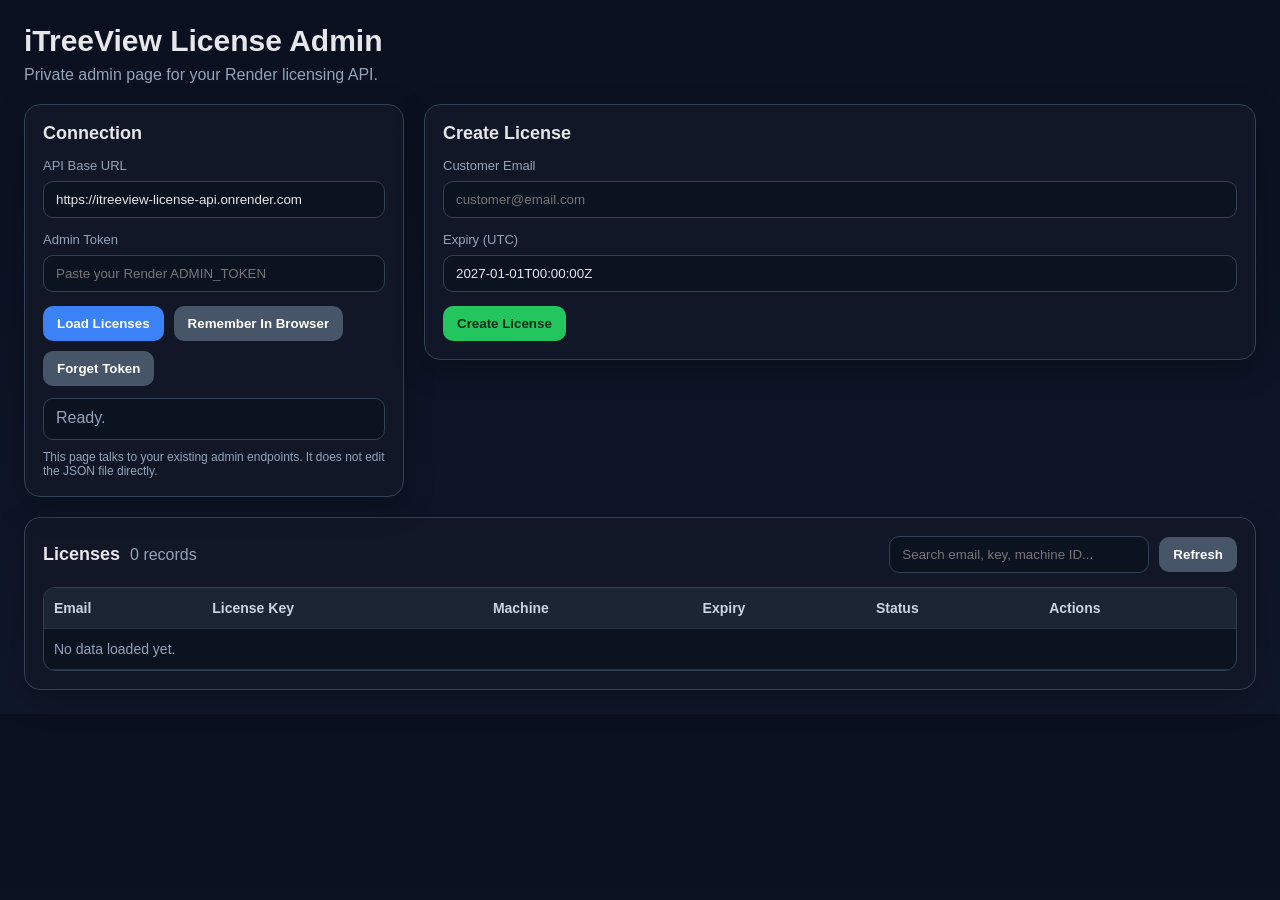
<file: itreeview_admin_page.html>
<!DOCTYPE html>
<html lang="en">
<head>
  <meta charset="UTF-8" />
  <meta name="viewport" content="width=device-width, initial-scale=1.0" />
  <title>iTreeView License Admin</title>
  <style>
    :root {
      --bg: #0f172a;
      --panel: #111827;
      --panel-2: #1f2937;
      --border: #334155;
      --text: #e5e7eb;
      --muted: #94a3b8;
      --accent: #22c55e;
      --accent-2: #3b82f6;
      --danger: #ef4444;
      --warn: #f59e0b;
      --input: #0b1220;
    }

    * { box-sizing: border-box; }

    body {
      margin: 0;
      font-family: Segoe UI, Arial, sans-serif;
      background: linear-gradient(180deg, #0b1020 0%, #0f172a 100%);
      color: var(--text);
    }

    .wrap {
      max-width: 1400px;
      margin: 0 auto;
      padding: 24px;
    }

    h1 {
      margin: 0 0 8px;
      font-size: 30px;
    }

    .sub {
      color: var(--muted);
      margin-bottom: 20px;
    }

    .grid {
      display: grid;
      grid-template-columns: 380px 1fr;
      gap: 20px;
      align-items: start;
    }

    .card {
      background: rgba(17, 24, 39, 0.95);
      border: 1px solid var(--border);
      border-radius: 16px;
      padding: 18px;
      box-shadow: 0 10px 30px rgba(0, 0, 0, 0.25);
    }

    .card h2 {
      margin: 0 0 14px;
      font-size: 18px;
    }

    label {
      display: block;
      margin-bottom: 8px;
      font-size: 13px;
      color: var(--muted);
    }

    input {
      width: 100%;
      padding: 10px 12px;
      border-radius: 10px;
      border: 1px solid var(--border);
      background: var(--input);
      color: var(--text);
      outline: none;
      margin-bottom: 14px;
    }

    input:focus {
      border-color: var(--accent-2);
    }

    .row {
      display: flex;
      gap: 10px;
      flex-wrap: wrap;
    }

    button {
      border: 0;
      border-radius: 10px;
      padding: 10px 14px;
      cursor: pointer;
      font-weight: 600;
      color: white;
      background: var(--accent-2);
    }

    button.secondary { background: #475569; }
    button.success { background: var(--accent); color: #052e16; }
    button.warn { background: var(--warn); color: #1f1300; }
    button.danger { background: var(--danger); }
    button.small { padding: 7px 10px; font-size: 12px; }

    .status {
      margin-top: 12px;
      padding: 10px 12px;
      border-radius: 10px;
      background: #0b1220;
      border: 1px solid var(--border);
      color: var(--muted);
      min-height: 42px;
      white-space: pre-wrap;
    }

    .toolbar {
      display: flex;
      gap: 10px;
      align-items: center;
      justify-content: space-between;
      margin-bottom: 14px;
      flex-wrap: wrap;
    }

    .toolbar-left, .toolbar-right {
      display: flex;
      gap: 10px;
      align-items: center;
      flex-wrap: wrap;
    }

    .toolbar input {
      margin-bottom: 0;
      width: 260px;
    }

    table {
      width: 100%;
      border-collapse: collapse;
      font-size: 14px;
    }

    th, td {
      text-align: left;
      padding: 12px 10px;
      border-bottom: 1px solid #263244;
      vertical-align: top;
    }

    th {
      color: #cbd5e1;
      background: rgba(31, 41, 55, 0.85);
      position: sticky;
      top: 0;
      z-index: 1;
    }

    .table-wrap {
      max-height: 70vh;
      overflow: auto;
      border: 1px solid var(--border);
      border-radius: 12px;
      background: #0b1220;
    }

    .muted { color: var(--muted); }
    .mono { font-family: Consolas, Menlo, monospace; font-size: 12px; }
    .pill {
      display: inline-block;
      padding: 4px 8px;
      border-radius: 999px;
      font-size: 12px;
      font-weight: 700;
    }

    .pill.active { background: rgba(34, 197, 94, 0.2); color: #86efac; }
    .pill.inactive { background: rgba(148, 163, 184, 0.15); color: #cbd5e1; }

    .footer-note {
      margin-top: 10px;
      color: var(--muted);
      font-size: 12px;
    }

    @media (max-width: 980px) {
      .grid {
        grid-template-columns: 1fr;
      }

      .toolbar input {
        width: 100%;
      }
    }
  </style>
</head>
<body>
  <div class="wrap">
    <h1>iTreeView License Admin</h1>
    <div class="sub">Private admin page for your Render licensing API.</div>

    <div class="grid">
      <div class="card">
        <h2>Connection</h2>
        <label for="apiBaseUrl">API Base URL</label>
        <input id="apiBaseUrl" type="text" value="https://itreeview-license-api.onrender.com" />

        <label for="adminToken">Admin Token</label>
        <input id="adminToken" type="password" placeholder="Paste your Render ADMIN_TOKEN" />

        <div class="row">
          <button id="loadBtn">Load Licenses</button>
          <button id="saveTokenBtn" class="secondary">Remember In Browser</button>
          <button id="clearTokenBtn" class="secondary">Forget Token</button>
        </div>

        <div id="statusBox" class="status">Ready.</div>

        <div class="footer-note">This page talks to your existing admin endpoints. It does not edit the JSON file directly.</div>
      </div>

      <div class="card">
        <h2>Create License</h2>
        <label for="createEmail">Customer Email</label>
        <input id="createEmail" type="email" placeholder="customer@email.com" />

        <label for="createExpiry">Expiry (UTC)</label>
        <input id="createExpiry" type="text" value="2027-01-01T00:00:00Z" />

        <div class="row">
          <button id="createBtn" class="success">Create License</button>
        </div>
      </div>
    </div>

    <div class="card" style="margin-top:20px;">
      <div class="toolbar">
        <div class="toolbar-left">
          <h2 style="margin:0;">Licenses</h2>
          <span id="licenseCount" class="muted">0 records</span>
        </div>
        <div class="toolbar-right">
          <input id="searchBox" type="text" placeholder="Search email, key, machine ID..." />
          <button id="refreshBtn" class="secondary">Refresh</button>
        </div>
      </div>

      <div class="table-wrap">
        <table>
          <thead>
            <tr>
              <th>Email</th>
              <th>License Key</th>
              <th>Machine</th>
              <th>Expiry</th>
              <th>Status</th>
              <th>Actions</th>
            </tr>
          </thead>
          <tbody id="licenseTableBody">
            <tr><td colspan="6" class="muted">No data loaded yet.</td></tr>
          </tbody>
        </table>
      </div>
    </div>
  </div>

  <script>
    const apiBaseUrlInput = document.getElementById('apiBaseUrl');
    const adminTokenInput = document.getElementById('adminToken');
    const statusBox = document.getElementById('statusBox');
    const licenseTableBody = document.getElementById('licenseTableBody');
    const licenseCount = document.getElementById('licenseCount');
    const searchBox = document.getElementById('searchBox');
    const createEmailInput = document.getElementById('createEmail');
    const createExpiryInput = document.getElementById('createExpiry');

    let licenses = [];

    function setStatus(message, isError = false) {
      statusBox.textContent = message;
      statusBox.style.color = isError ? '#fecaca' : '#cbd5e1';
      statusBox.style.borderColor = isError ? '#7f1d1d' : '#334155';
    }

    function getConfig() {
      const baseUrl = apiBaseUrlInput.value.trim().replace(/\/$/, '');
      const token = adminTokenInput.value.trim();

      if (!baseUrl) throw new Error('Enter your API base URL.');
      if (!token) throw new Error('Enter your admin token.');

      return { baseUrl, token };
    }

    function formatDate(value) {
      if (!value) return '';
      const d = new Date(value);
      if (Number.isNaN(d.getTime())) return value;
      return d.toLocaleString();
    }

    function isExpired(value) {
      const d = new Date(value);
      if (Number.isNaN(d.getTime())) return false;
      return d.getTime() < Date.now();
    }

    function renderTable() {
      const term = searchBox.value.trim().toLowerCase();
      const filtered = licenses.filter(x => {
        const blob = [x.email, x.licenseKey, x.activeMachineId, x.expiryUtc].join(' ').toLowerCase();
        return blob.includes(term);
      });

      licenseCount.textContent = `${filtered.length} record${filtered.length === 1 ? '' : 's'}`;

      if (filtered.length === 0) {
        licenseTableBody.innerHTML = '<tr><td colspan="6" class="muted">No matching licenses.</td></tr>';
        return;
      }

      licenseTableBody.innerHTML = filtered.map(row => {
        const hasMachine = !!row.activeMachineId;
        const expired = isExpired(row.expiryUtc);
        const statusText = expired ? 'Expired' : (hasMachine ? 'Active' : 'Available');
        const statusClass = hasMachine && !expired ? 'active' : 'inactive';

        return `
          <tr>
            <td>${escapeHtml(row.email || '')}</td>
            <td class="mono">${escapeHtml(row.licenseKey || '')}</td>
            <td class="mono">${escapeHtml(row.activeMachineId || '')}</td>
            <td>${escapeHtml(formatDate(row.expiryUtc))}</td>
            <td><span class="pill ${statusClass}">${escapeHtml(statusText)}</span></td>
            <td>
              <div class="row">
                <button class="small secondary" onclick="copyLicenseKey('${jsEscape(row.licenseKey || '')}')">Copy</button>
                <button class="small warn" onclick="resetLicense('${jsEscape(row.licenseKey || '')}')">Reset</button>
                <button class="small danger" onclick="deleteLicense('${jsEscape(row.licenseKey || '')}')">Delete</button>
              </div>
            </td>
          </tr>
        `;
      }).join('');
    }

    function escapeHtml(value) {
      return String(value)
        .replace(/&/g, '&amp;')
        .replace(/</g, '&lt;')
        .replace(/>/g, '&gt;')
        .replace(/"/g, '&quot;')
        .replace(/'/g, '&#039;');
    }

    function jsEscape(value) {
      return String(value).replace(/\\/g, '\\\\').replace(/'/g, "\\'");
    }

    async function apiGet(path) {
      const { baseUrl, token } = getConfig();
      const response = await fetch(baseUrl + path, {
        method: 'GET',
        headers: {
          'x-admin-token': token
        }
      });

      const data = await response.json().catch(() => ({}));
      if (!response.ok) throw new Error(data.message || `Request failed (${response.status})`);
      return data;
    }

    async function apiPost(path, body) {
      const { baseUrl, token } = getConfig();
      const response = await fetch(baseUrl + path, {
        method: 'POST',
        headers: {
          'Content-Type': 'application/json',
          'x-admin-token': token
        },
        body: JSON.stringify(body)
      });

      const data = await response.json().catch(() => ({}));
      if (!response.ok) throw new Error(data.message || `Request failed (${response.status})`);
      return data;
    }

    async function loadLicenses() {
      try {
        setStatus('Loading licenses...');
        const data = await apiGet('/api/admin/licenses');
        licenses = Array.isArray(data.licenses) ? data.licenses : [];
        renderTable();
        setStatus(`Loaded ${licenses.length} license record(s).`);
      } catch (err) {
        setStatus(err.message || 'Failed to load licenses.', true);
      }
    }

    async function createLicense() {
      try {
        const email = createEmailInput.value.trim();
        const expiryUtc = createExpiryInput.value.trim();

        if (!email) throw new Error('Enter the customer email.');
        if (!expiryUtc) throw new Error('Enter the expiry date in UTC format.');

        setStatus('Creating license...');
        const data = await apiPost('/api/admin/create-license', { email, expiryUtc });
        setStatus(`Created license: ${data.license?.licenseKey || 'success'}`);
        createEmailInput.value = '';
        await loadLicenses();
      } catch (err) {
        setStatus(err.message || 'Failed to create license.', true);
      }
    }

    async function resetLicense(licenseKey) {
      if (!confirm(`Reset machine activation for license:\n\n${licenseKey}?`)) return;
      try {
        setStatus(`Resetting ${licenseKey}...`);
        await apiPost('/api/admin/reset-license', { licenseKey });
        setStatus(`Reset license: ${licenseKey}`);
        await loadLicenses();
      } catch (err) {
        setStatus(err.message || 'Failed to reset license.', true);
      }
    }

    async function deleteLicense(licenseKey) {
      if (!confirm(`Delete license permanently?\n\n${licenseKey}`)) return;
      try {
        setStatus(`Deleting ${licenseKey}...`);
        await apiPost('/api/admin/delete-license', { licenseKey });
        setStatus(`Deleted license: ${licenseKey}`);
        await loadLicenses();
      } catch (err) {
        setStatus(err.message || 'Failed to delete license.', true);
      }
    }

    async function copyLicenseKey(licenseKey) {
      try {
        await navigator.clipboard.writeText(licenseKey);
        setStatus(`Copied license key: ${licenseKey}`);
      } catch {
        setStatus('Could not copy license key.', true);
      }
    }

    document.getElementById('loadBtn').addEventListener('click', loadLicenses);
    document.getElementById('refreshBtn').addEventListener('click', loadLicenses);
    document.getElementById('createBtn').addEventListener('click', createLicense);
    searchBox.addEventListener('input', renderTable);

    document.getElementById('saveTokenBtn').addEventListener('click', () => {
      localStorage.setItem('itv_admin_api', apiBaseUrlInput.value.trim());
      localStorage.setItem('itv_admin_token', adminTokenInput.value.trim());
      setStatus('Saved API URL and token in this browser.');
    });

    document.getElementById('clearTokenBtn').addEventListener('click', () => {
      localStorage.removeItem('itv_admin_api');
      localStorage.removeItem('itv_admin_token');
      adminTokenInput.value = '';
      setStatus('Forgot saved token in this browser.');
    });

    window.addEventListener('load', () => {
      const savedApi = localStorage.getItem('itv_admin_api');
      const savedToken = localStorage.getItem('itv_admin_token');
      if (savedApi) apiBaseUrlInput.value = savedApi;
      if (savedToken) adminTokenInput.value = savedToken;
    });

    window.resetLicense = resetLicense;
    window.deleteLicense = deleteLicense;
    window.copyLicenseKey = copyLicenseKey;
  </script>
</body>
</html>
</file>
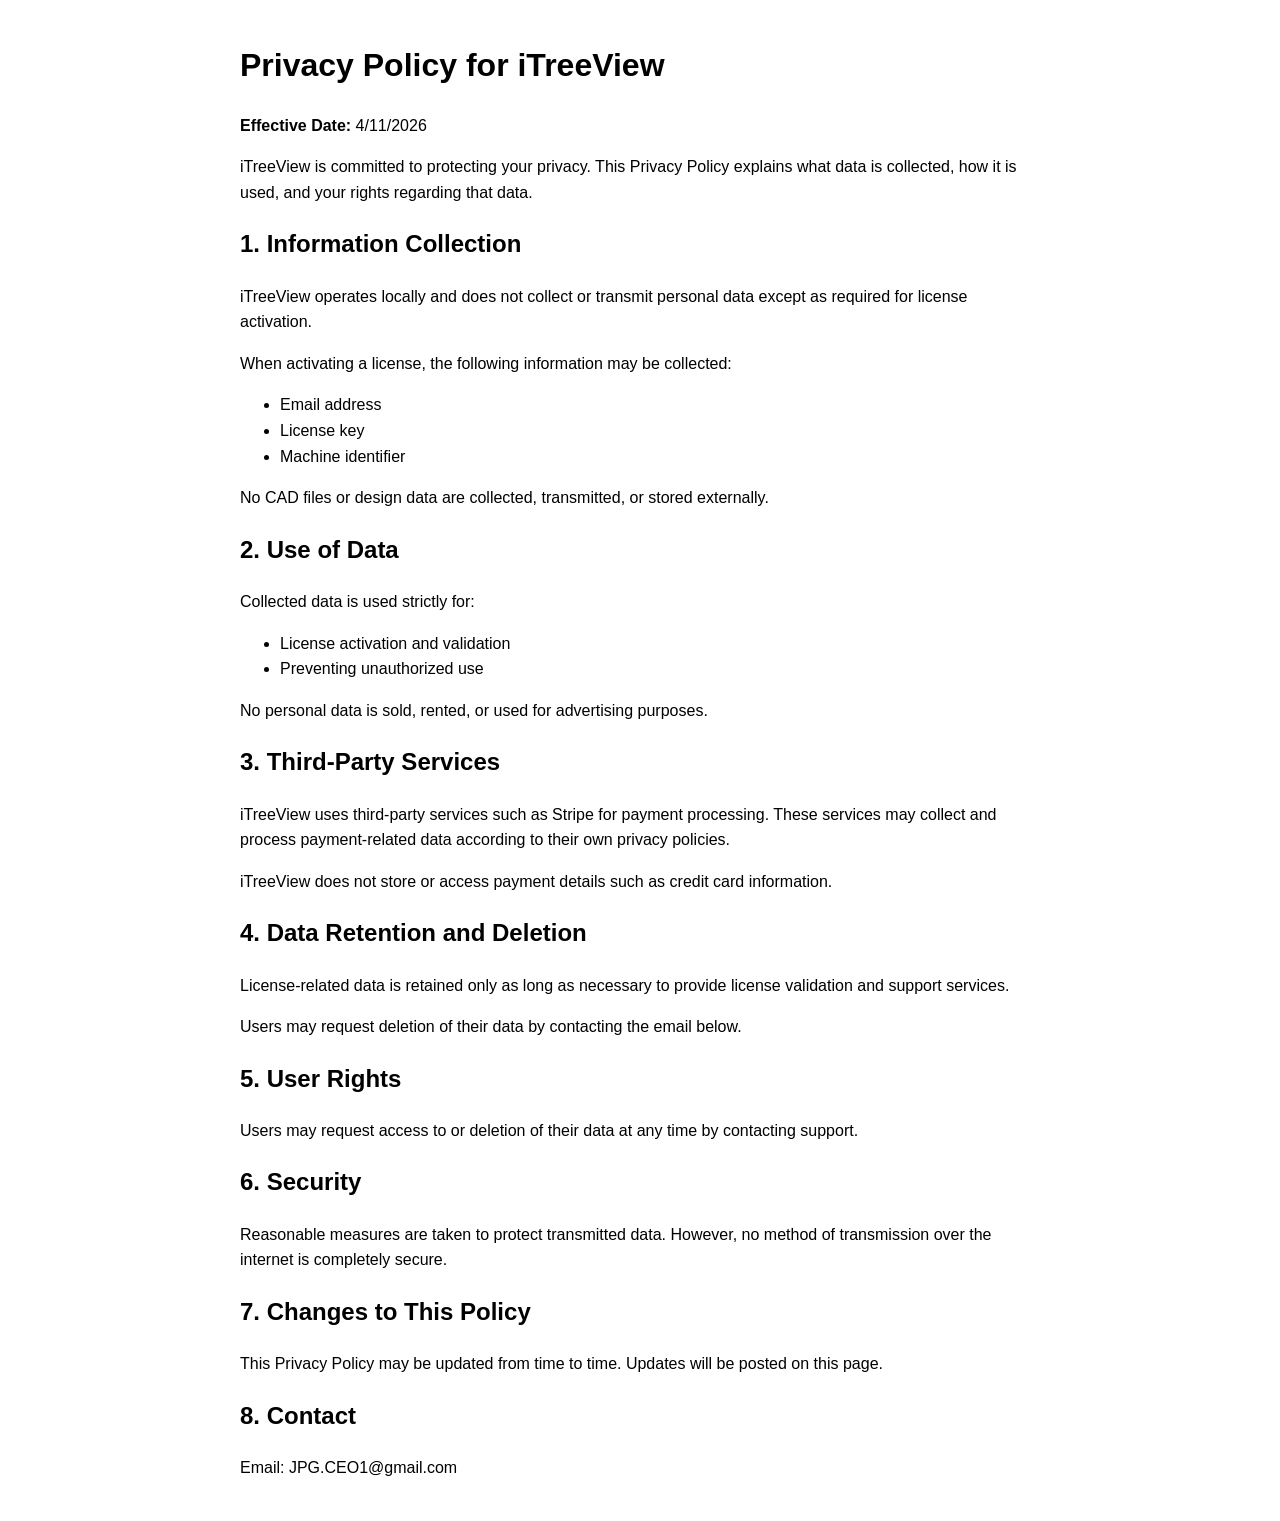
<file: privacy.html>
<!DOCTYPE html>

<html lang="en">
<head>
  <meta charset="UTF-8">
  <title>Privacy Policy - iTreeView</title>
</head>
<body style="font-family: Arial; max-width: 800px; margin: 40px auto; line-height: 1.6;">

<h1>Privacy Policy for iTreeView</h1>

<p><strong>Effective Date:</strong> 4/11/2026</p>

<p>iTreeView is committed to protecting your privacy. This Privacy Policy explains what data is collected, how it is used, and your rights regarding that data.</p>

<h2>1. Information Collection</h2>
<p>iTreeView operates locally and does not collect or transmit personal data except as required for license activation.</p>

<p>When activating a license, the following information may be collected:</p>
<ul>
<li>Email address</li>
<li>License key</li>
<li>Machine identifier</li>
</ul>

<p>No CAD files or design data are collected, transmitted, or stored externally.</p>

<h2>2. Use of Data</h2>
<p>Collected data is used strictly for:</p>
<ul>
<li>License activation and validation</li>
<li>Preventing unauthorized use</li>
</ul>

<p>No personal data is sold, rented, or used for advertising purposes.</p>

<h2>3. Third-Party Services</h2>
<p>iTreeView uses third-party services such as Stripe for payment processing. These services may collect and process payment-related data according to their own privacy policies.</p>

<p>iTreeView does not store or access payment details such as credit card information.</p>

<h2>4. Data Retention and Deletion</h2>
<p>License-related data is retained only as long as necessary to provide license validation and support services.</p>

<p>Users may request deletion of their data by contacting the email below.</p>

<h2>5. User Rights</h2>
<p>Users may request access to or deletion of their data at any time by contacting support.</p>

<h2>6. Security</h2>
<p>Reasonable measures are taken to protect transmitted data. However, no method of transmission over the internet is completely secure.</p>

<h2>7. Changes to This Policy</h2>
<p>This Privacy Policy may be updated from time to time. Updates will be posted on this page.</p>

<h2>8. Contact</h2>
<p>Email: JPG.CEO1@gmail.com</p>

</body>
</html>
</file>
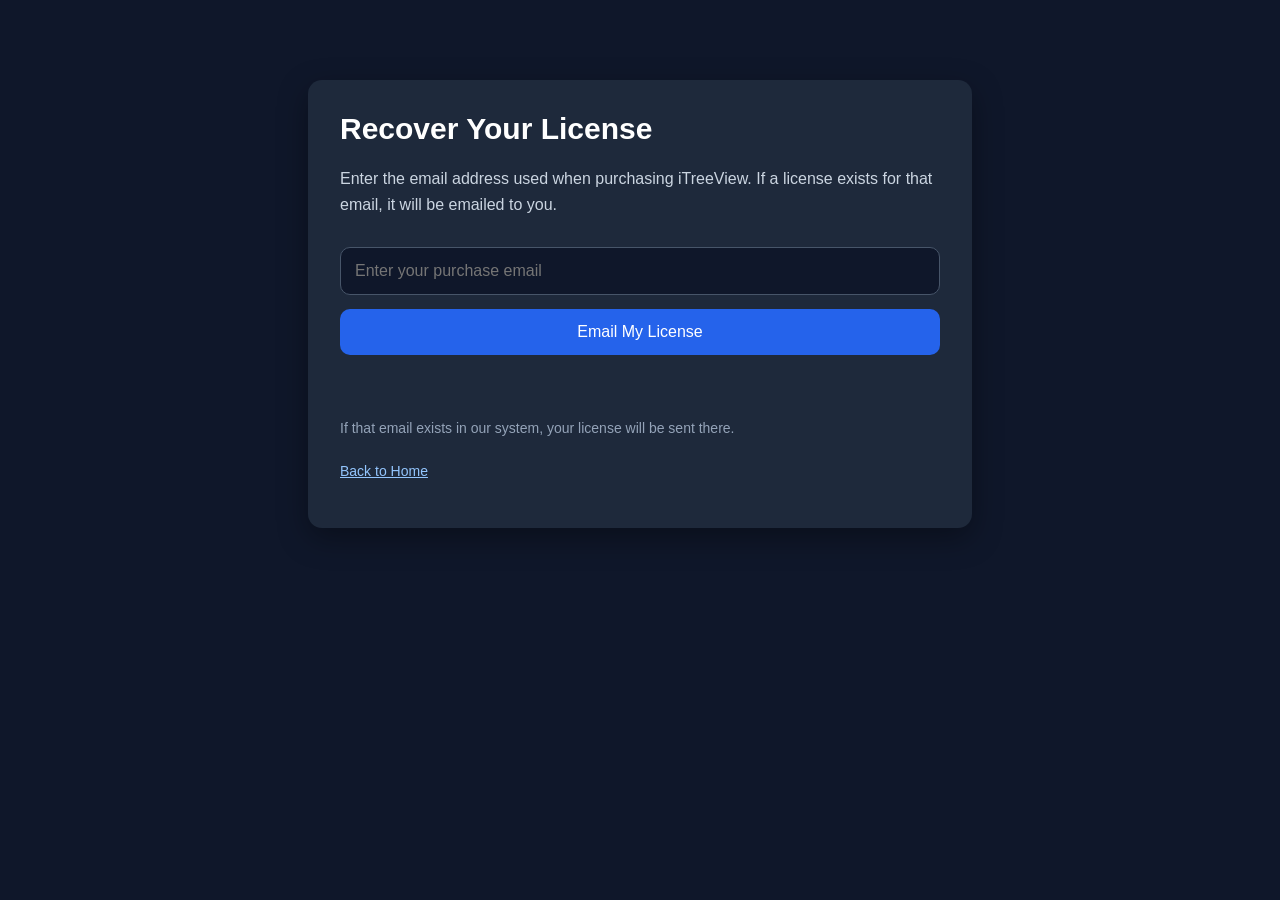
<file: recover-license.html>
<!DOCTYPE html>
<html lang="en">
<head>
  <meta charset="UTF-8" />
  <meta name="viewport" content="width=device-width, initial-scale=1.0" />
  <title>Recover License | iTreeView</title>
  <style>
    body {
      font-family: Arial, sans-serif;
      background: #0f172a;
      color: #ffffff;
      margin: 0;
      padding: 0;
    }

    .wrap {
      max-width: 600px;
      margin: 80px auto;
      background: #1e293b;
      padding: 32px;
      border-radius: 14px;
      box-shadow: 0 10px 30px rgba(0,0,0,0.35);
    }

    h1 {
      margin-top: 0;
      font-size: 30px;
    }

    p {
      color: #cbd5e1;
      line-height: 1.6;
    }

    input {
      width: 100%;
      padding: 14px;
      margin-top: 14px;
      margin-bottom: 14px;
      border: 1px solid #475569;
      border-radius: 10px;
      font-size: 16px;
      box-sizing: border-box;
      background: #0f172a;
      color: #fff;
    }

    button {
      width: 100%;
      padding: 14px;
      border: none;
      border-radius: 10px;
      background: #2563eb;
      color: white;
      font-size: 16px;
      cursor: pointer;
    }

    button:hover {
      background: #1d4ed8;
    }

    #message {
      margin-top: 18px;
      color: #93c5fd;
      min-height: 24px;
    }

    a {
      color: #93c5fd;
    }

    .small {
      font-size: 14px;
      color: #94a3b8;
      margin-top: 20px;
    }
  </style>
</head>
<body>
  <div class="wrap">
    <h1>Recover Your License</h1>

    <p>
      Enter the email address used when purchasing iTreeView.
      If a license exists for that email, it will be emailed to you.
    </p>

    <input id="email" type="email" placeholder="Enter your purchase email" />
    <button id="sendBtn">Email My License</button>

    <div id="message"></div>

    <p class="small">
      If that email exists in our system, your license will be sent there.
    </p>

    <p class="small">
      <a href="/">Back to Home</a>
    </p>
  </div>

  <script>
    document.getElementById("sendBtn").addEventListener("click", async () => {
      const email = document.getElementById("email").value.trim();
      const message = document.getElementById("message");

      if (!email) {
        message.textContent = "Please enter your email.";
        return;
      }

      message.textContent = "Sending...";

      try {
        const res = await fetch("https://itreeview-license-api.onrender.com/api/recover-license", {
          method: "POST",
          headers: {
            "Content-Type": "application/json"
          },
          body: JSON.stringify({ email })
        });

        const data = await res.json();
        message.textContent = data.message || "Request submitted.";
      } catch (err) {
        console.error("Recover license request failed:", err);
        message.textContent = "Something went wrong. Please try again.";
      }
    });
  </script>
</body>
</html>
</file>
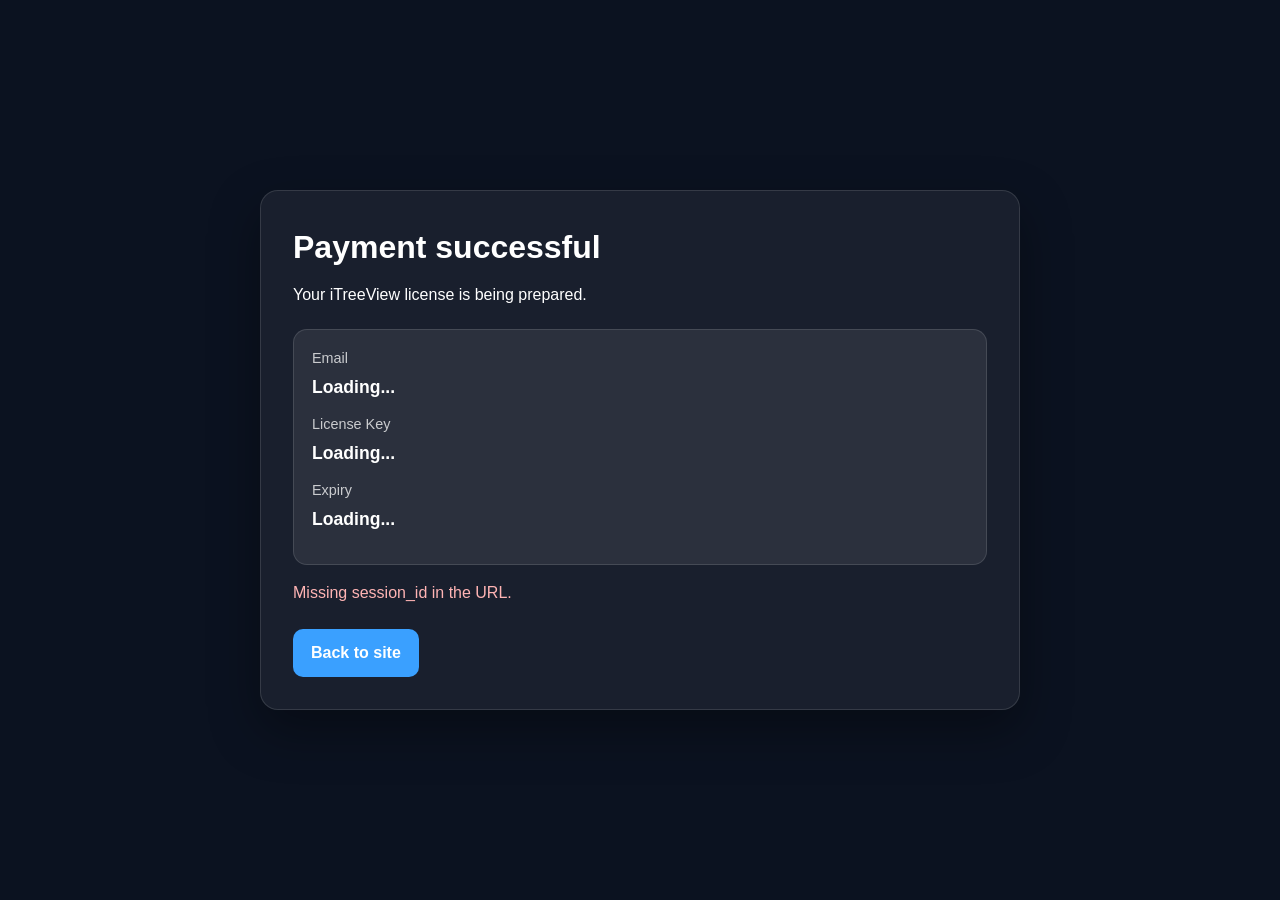
<file: success.html>
<!DOCTYPE html>
<html lang="en">
<head>
  <meta charset="UTF-8" />
  <meta name="viewport" content="width=device-width, initial-scale=1.0" />
  <title>iTreeView | Purchase Successful</title>
  <link rel="stylesheet" href="style.css" />
  <style>
    .success-wrap {
      min-height: 100vh;
      display: flex;
      align-items: center;
      justify-content: center;
      padding: 40px 20px;
      background: #0b1220;
      color: white;
    }

    .success-card {
      width: 100%;
      max-width: 760px;
      background: rgba(255,255,255,0.06);
      border: 1px solid rgba(255,255,255,0.12);
      border-radius: 18px;
      padding: 32px;
      box-shadow: 0 20px 50px rgba(0,0,0,0.35);
    }

    .success-card h1 {
      margin-top: 0;
      margin-bottom: 12px;
    }

    .success-card p {
      line-height: 1.5;
    }

    .license-box {
      margin-top: 22px;
      padding: 18px;
      border-radius: 14px;
      background: rgba(255,255,255,0.08);
      border: 1px solid rgba(255,255,255,0.12);
    }

    .license-row {
      margin-bottom: 14px;
    }

    .license-label {
      font-size: 0.9rem;
      opacity: 0.75;
      margin-bottom: 4px;
    }

    .license-value {
      font-size: 1.1rem;
      font-weight: 600;
      word-break: break-word;
    }

    .actions {
      margin-top: 24px;
      display: flex;
      gap: 12px;
      flex-wrap: wrap;
    }

    .btn-link {
      display: inline-block;
      padding: 12px 18px;
      border-radius: 10px;
      text-decoration: none;
      font-weight: 600;
      background: #3aa0ff;
      color: white;
    }

    .muted {
      opacity: 0.8;
      margin-top: 16px;
    }

    .error-text {
      color: #ffb4b4;
      margin-top: 16px;
    }
  </style>
</head>
<body>
  <div class="success-wrap">
    <div class="success-card">
      <h1>Payment successful</h1>
      <p>Your iTreeView license is being prepared.</p>

      <div class="license-box">
        <div class="license-row">
          <div class="license-label">Email</div>
          <div class="license-value" id="licenseEmail">Loading...</div>
        </div>

        <div class="license-row">
          <div class="license-label">License Key</div>
          <div class="license-value" id="licenseKey">Loading...</div>
        </div>

        <div class="license-row">
          <div class="license-label">Expiry</div>
          <div class="license-value" id="licenseExpiry">Loading...</div>
        </div>
      </div>

      <p class="muted" id="statusText">
        Please wait while we confirm the payment and generate your key.
      </p>

      <p class="error-text" id="errorText"></p>

      <div class="actions">
        <a class="btn-link" href="index.html">Back to site</a>
      </div>
    </div>
  </div>

  <script>
    const params = new URLSearchParams(window.location.search);
    const sessionId = params.get("session_id");

    const emailEl = document.getElementById("licenseEmail");
    const keyEl = document.getElementById("licenseKey");
    const expiryEl = document.getElementById("licenseExpiry");
    const statusEl = document.getElementById("statusText");
    const errorEl = document.getElementById("errorText");

    async function loadLicense() {
      if (!sessionId) {
        errorEl.textContent = "Missing session_id in the URL.";
        statusEl.textContent = "";
        return;
      }

      for (let i = 0; i < 10; i++) {
        try {
          const response = await fetch(
            `https://itreeview-license-api.onrender.com/api/license-by-session?session_id=${encodeURIComponent(sessionId)}`
          );

          const data = await response.json();

          if (response.ok && data.success) {
            emailEl.textContent = data.license.email;
            keyEl.textContent = data.license.licenseKey;
            expiryEl.textContent = new Date(data.license.expiryUtc).toLocaleString();
            statusEl.textContent = "Your license is ready. Copy this key and activate the application.";
            errorEl.textContent = "";
            return;
          }
        } catch (err) {
        }

        await new Promise(resolve => setTimeout(resolve, 2000));
      }

      emailEl.textContent = "-";
      keyEl.textContent = "-";
      expiryEl.textContent = "-";
      statusEl.textContent = "";
      errorEl.textContent = "We could not load your license yet. Please refresh this page in a few moments. If needed, contact jpg.ceo1@gmail.com.";
    }

    loadLicense();
  </script>
</body>
</html>
</file>
<file: style.css>
* {
    margin: 0;
    padding: 0;
    box-sizing: border-box;
}

html {
    scroll-behavior: smooth;
}

body {
    font-family: Arial, Helvetica, sans-serif;
    background:
        radial-gradient(circle at top right, rgba(45, 123, 255, 0.10), transparent 28%),
        linear-gradient(135deg, #07111f 0%, #0b1730 45%, #102545 100%);
    color: #ffffff;
    line-height: 1.5;
}

.construction-banner {
    padding: 16px 6%;
    background: #332710;
    border-bottom: 1px solid #8a692b;
    color: #ffedc2;
    text-align: center;
}

.construction-banner strong {
    display: block;
    margin-bottom: 4px;
    color: #ffd27a;
    font-size: 1.05rem;
}

.construction-banner span {
    display: block;
    max-width: 900px;
    margin: 0 auto;
    font-size: 0.95rem;
}

body.no-scroll {
    overflow: hidden;
}

a {
    color: inherit;
}

.hero {
    padding: 18px 6% 30px;
    min-height: auto;
}

.navbar {
    display: flex;
    justify-content: space-between;
    align-items: center;
    gap: 24px;
    margin-bottom: 26px;
}

.brand {
    display: flex;
    align-items: center;
    gap: 20px;
}

.nav-logo {
    width: 170px;
    height: 170px;
    object-fit: contain;
    display: block;
    background: transparent;
    border-radius: 0;
    padding: 0;
    box-shadow: none;
}

.logo-text {
    font-size: 2.5rem;
    font-weight: 700;
    letter-spacing: 0.4px;
}

.nav-links {
    display: flex;
    align-items: center;
    gap: 24px;
}

.nav-links a {
    text-decoration: none;
    color: #d7e5ff;
    transition: color 0.2s ease;
    font-size: 0.98rem;
}

.nav-links a:hover {
    color: #7fc7ff;
}

.hero-content {
    display: grid;
    grid-template-columns: 1.02fr 1fr;
    gap: 28px;
    align-items: center;
}

.hero-text {
    max-width: 690px;
}

.eyebrow,
.section-eyebrow {
    text-transform: uppercase;
    letter-spacing: 1.8px;
    font-size: 0.76rem;
    color: #7fc7ff;
    margin-bottom: 8px;
    font-weight: 700;
}

.hero-text h1 {
    font-size: 3rem;
    line-height: 1.05;
    margin-bottom: 14px;
}

.hero-description {
    font-size: 1.05rem;
    color: #cfdbef;
    margin-bottom: 18px;
}

.hero-buttons {
    display: flex;
    gap: 12px;
    flex-wrap: wrap;
}

.btn {
    display: inline-block;
    text-decoration: none;
    padding: 12px 20px;
    border-radius: 12px;
    font-weight: 700;
    transition: transform 0.2s ease, background 0.2s ease, border-color 0.2s ease;
}

.btn:hover {
    transform: translateY(-1px);
}

.btn-primary {
    background: linear-gradient(90deg, #188dff, #42b2ff);
    color: white;
    box-shadow: 0 10px 28px rgba(24, 141, 255, 0.28);
}

.btn-secondary {
    background: rgba(255, 255, 255, 0.06);
    color: white;
    border: 1px solid rgba(255, 255, 255, 0.16);
}

.btn-secondary:hover {
    background: rgba(255, 255, 255, 0.10);
}

.hero-image {
    display: flex;
    justify-content: center;
    align-items: center;
}

.software-frame {
    width: 100%;
    max-width: 760px;
    padding: 12px;
    border-radius: 20px;
    background: rgba(255, 255, 255, 0.05);
    border: 1px solid rgba(255, 255, 255, 0.10);
    box-shadow: 0 20px 50px rgba(0, 0, 0, 0.36);
    backdrop-filter: blur(10px);
}

.hero-screenshot-button {
    appearance: none;
    cursor: pointer;
    text-align: left;
    transition: transform 0.18s ease, border-color 0.18s ease, background 0.18s ease;
}

.hero-screenshot-button:hover {
    transform: translateY(-3px);
    border-color: rgba(127, 199, 255, 0.55);
    background: rgba(255, 255, 255, 0.08);
}

.product-screenshot {
    display: block;
    width: 100%;
    height: auto;
    border-radius: 14px;
    border: 1px solid rgba(255, 255, 255, 0.12);
}

.section {
    padding: 34px 6%;
}

.compact-section {
    padding-top: 28px;
    padding-bottom: 28px;
}

.section-alt {
    background: rgba(255, 255, 255, 0.035);
}

.section-header {
    text-align: center;
    max-width: 900px;
    margin: 0 auto 22px;
}

.section-header.narrow {
    max-width: 760px;
}

.section h2 {
    font-size: 2rem;
    line-height: 1.1;
    margin-bottom: 10px;
}

.section-text {
    color: #cfdbef;
    font-size: 1rem;
}

.summary-grid {
    display: grid;
    grid-template-columns: repeat(3, 1fr);
    gap: 18px;
}

.summary-card {
    background: rgba(255, 255, 255, 0.05);
    border: 1px solid rgba(255, 255, 255, 0.08);
    border-radius: 18px;
    padding: 20px;
    box-shadow: 0 10px 26px rgba(0, 0, 0, 0.16);
}

.summary-card h3 {
    color: #7fc7ff;
    font-size: 1.08rem;
    margin-bottom: 8px;
}

.summary-card p {
    color: #d5e0f0;
}

.accordion {
    max-width: 1100px;
    margin: 0 auto;
    display: grid;
    gap: 16px;
}

.accordion-item {
    background: rgba(255, 255, 255, 0.04);
    border: 1px solid rgba(255, 255, 255, 0.10);
    border-radius: 20px;
    overflow: hidden;
    box-shadow: 0 14px 34px rgba(0, 0, 0, 0.18);
}

.accordion-item summary {
    list-style: none;
    cursor: pointer;
    padding: 18px 22px;
    font-size: 1.1rem;
    font-weight: 700;
    color: #7fc7ff;
    position: relative;
    user-select: none;
    background: rgba(255, 255, 255, 0.03);
    border-bottom: 1px solid rgba(255, 255, 255, 0.06);
}

.accordion-item summary::-webkit-details-marker {
    display: none;
}

.accordion-item summary::after {
    content: "+";
    position: absolute;
    right: 22px;
    top: 50%;
    transform: translateY(-50%);
    font-size: 1.5rem;
    color: #dce8ff;
}

.accordion-item[open] summary::after {
    content: "–";
}

.accordion-item summary:hover {
    background: rgba(255, 255, 255, 0.06);
}

.accordion-content {
    padding: 18px;
    display: grid;
    gap: 14px;
}

.feature-card {
    background: rgba(9, 19, 38, 0.72);
    border: 1px solid rgba(127, 199, 255, 0.14);
    border-radius: 16px;
    padding: 16px 16px 14px;
    box-shadow: inset 0 1px 0 rgba(255, 255, 255, 0.03);
}

.feature-card h4 {
    font-size: 1rem;
    margin-bottom: 8px;
    color: #ffffff;
}

.feature-card p,
.feature-card li {
    color: #d5e0f0;
    font-size: 0.96rem;
}

.feature-card ul {
    margin-left: 18px;
    margin-top: 4px;
}

.feature-card li + li {
    margin-top: 4px;
}

.spacer-top {
    margin-top: 10px;
}

.pill-list {
    display: flex;
    flex-wrap: wrap;
    gap: 8px;
    margin-top: 10px;
}

.pill-list span {
    display: inline-block;
    padding: 7px 11px;
    border-radius: 999px;
    background: rgba(127, 199, 255, 0.12);
    border: 1px solid rgba(127, 199, 255, 0.22);
    color: #dce8ff;
    font-size: 0.88rem;
}

.note {
    margin-top: 10px;
    font-size: 0.9rem;
    color: #9db3d2;
}

.screenshot-slider-wrap {
    position: relative;
    display: flex;
    align-items: center;
    gap: 10px;
    max-width: 1400px;
    margin: 0 auto;
}

.screenshot-slider {
    display: flex;
    gap: 14px;
    overflow-x: auto;
    scroll-behavior: smooth;
    padding: 6px 2px 10px;
    width: 100%;
    scrollbar-width: thin;
    scrollbar-color: rgba(127, 199, 255, 0.45) rgba(255, 255, 255, 0.06);
}

.screenshot-slider::-webkit-scrollbar {
    height: 10px;
}

.screenshot-slider::-webkit-scrollbar-track {
    background: rgba(255, 255, 255, 0.06);
    border-radius: 999px;
}

.screenshot-slider::-webkit-scrollbar-thumb {
    background: rgba(127, 199, 255, 0.45);
    border-radius: 999px;
}

.screenshot-card {
    flex: 0 0 calc((100% - 42px) / 4);
    min-width: 220px;
    max-width: 320px;
    background: rgba(255, 255, 255, 0.05);
    border: 1px solid rgba(255, 255, 255, 0.10);
    border-radius: 18px;
    padding: 10px;
    text-align: center;
    cursor: pointer;
    transition: transform 0.18s ease, border-color 0.18s ease, background 0.18s ease;
    appearance: none;
    color: inherit;
    font: inherit;
}

.screenshot-card:hover {
    transform: translateY(-3px);
    border-color: rgba(127, 199, 255, 0.55);
    background: rgba(255, 255, 255, 0.08);
}

.screenshot-card img {
    width: 100%;
    height: 150px;
    object-fit: cover;
    border-radius: 10px;
    margin-bottom: 8px;
    display: block;
}

.screenshot-card p {
    color: #cbd6ea;
    font-size: 0.9rem;
    line-height: 1.3;
}

.slider-arrow {
    flex: 0 0 auto;
    width: 42px;
    height: 42px;
    border: 1px solid rgba(255, 255, 255, 0.14);
    border-radius: 999px;
    background: rgba(255, 255, 255, 0.06);
    color: #dce8ff;
    font-size: 1.3rem;
    cursor: pointer;
    transition: background 0.18s ease, border-color 0.18s ease, transform 0.18s ease;
}

.slider-arrow:hover {
    background: rgba(255, 255, 255, 0.12);
    border-color: rgba(127, 199, 255, 0.55);
    transform: scale(1.04);
}

.slider-arrow:active {
    transform: scale(0.98);
}

.screenshot-card {
    background: rgba(255, 255, 255, 0.05);
    border: 1px solid rgba(255, 255, 255, 0.10);
    border-radius: 18px;
    padding: 12px;
    text-align: center;
    cursor: pointer;
    transition: transform 0.18s ease, border-color 0.18s ease, background 0.18s ease;
    appearance: none;
    color: inherit;
    font: inherit;
}

.screenshot-card:hover {
    transform: translateY(-3px);
    border-color: rgba(127, 199, 255, 0.55);
    background: rgba(255, 255, 255, 0.08);
}

.screenshot-card img {
    width: 100%;
    border-radius: 10px;
    margin-bottom: 8px;
    display: block;
}

.screenshot-card p {
    color: #cbd6ea;
    font-size: 0.94rem;
}

.contact-link {
    display: inline-block;
    margin-top: 14px;
    font-size: 1.1rem;
    font-weight: 700;
    color: #7fc7ff;
    text-decoration: none;
}

.contact-link:hover {
    text-decoration: underline;
}

.footer {
    padding: 18px 6%;
    text-align: center;
    color: #9eb3d1;
    border-top: 1px solid rgba(255, 255, 255, 0.08);
}

.legal-note {
    margin-top: 8px;
    max-width: 900px;
    margin-left: auto;
    margin-right: auto;
    font-size: 0.88rem;
    color: #8fa6c8;
}

.lightbox {
    position: fixed;
    inset: 0;
    display: none;
    align-items: center;
    justify-content: center;
    z-index: 9999;
    padding: 24px;
}

.lightbox.open {
    display: flex;
}

.lightbox-backdrop {
    position: absolute;
    inset: 0;
    background: rgba(2, 8, 20, 0.88);
}

.lightbox-content {
    position: relative;
    z-index: 2;
    max-width: 95vw;
    max-height: 95vh;
    text-align: center;
}

.lightbox-content img {
    max-width: 92vw;
    max-height: 82vh;
    width: auto;
    height: auto;
    border-radius: 14px;
    box-shadow: 0 30px 80px rgba(0, 0, 0, 0.55);
    border: 1px solid rgba(255, 255, 255, 0.18);
    background: #0d1628;
}

.lightbox-content p {
    margin-top: 12px;
    color: #dce8ff;
    font-size: 1rem;
}

.lightbox-close {
    position: absolute;
    top: -14px;
    right: -14px;
    width: 42px;
    height: 42px;
    border: none;
    border-radius: 50%;
    background: white;
    color: #0f1d35;
    font-size: 1.8rem;
    line-height: 1;
    cursor: pointer;
    box-shadow: 0 10px 24px rgba(0, 0, 0, 0.28);
}

.lightbox-close:hover {
    transform: scale(1.05);
}

@media (max-width: 1100px) {
    .hero-content,
    .summary-grid,
    .screenshot-grid {
        grid-template-columns: 1fr;
    }

    .hero-text h1 {
        font-size: 2.5rem;
    }
}

@media (max-width: 700px) {
    .navbar {
        flex-direction: column;
        align-items: flex-start;
        margin-bottom: 20px;
    }

    .nav-links {
        gap: 14px;
        flex-wrap: wrap;
    }

    .nav-logo {
        width: 120px;
        height: 120px;
    }

    .logo-text {
        font-size: 2rem;
    }

    .hero-text h1 {
        font-size: 2rem;
    }

    .section h2 {
        font-size: 1.7rem;
    }

    .accordion-item summary {
        padding-right: 54px;
    }

    .lightbox {
        padding: 16px;
    }

    .lightbox-content img {
        max-width: 96vw;
        max-height: 76vh;
    }
}

.hero-image {
    display: flex;
    justify-content: center;
}

.hero-video-wrapper {
    width: 100%;
    max-width: 750px;   /* 👈 THIS controls final size */
    aspect-ratio: 16 / 9;
    border-radius: 16px;
    overflow: hidden;
    position: relative;
    box-shadow: 0 10px 30px rgba(0,0,0,0.25);
}

.video-thumbnail {
    width: 100%;
    height: 100%;
    position: relative;
    cursor: pointer;
}

.video-thumbnail img {
    width: 100%;
    height: 100%;
    object-fit: cover;
}

.hero-video-wrapper iframe {
    width: 100%;
    height: 100%;
    border: none;
    display: block;
}

.release-list {
    max-width: 900px;
    margin: 0 auto;
}

.release-card {
    background: rgba(255,255,255,0.05);
    border-radius: 16px;
    padding: 20px;
    border: 1px solid rgba(255,255,255,0.1);
}

.release-top {
    display: flex;
    justify-content: space-between;
    align-items: center;
    margin-bottom: 15px;
}

.release-date {
    color: #9db3d2;
    font-size: 0.9rem;
}

.release-notes ul {
    margin-left: 20px;
}

.release-notes li {
    color: #d5e0f0;
}

}
</file>
